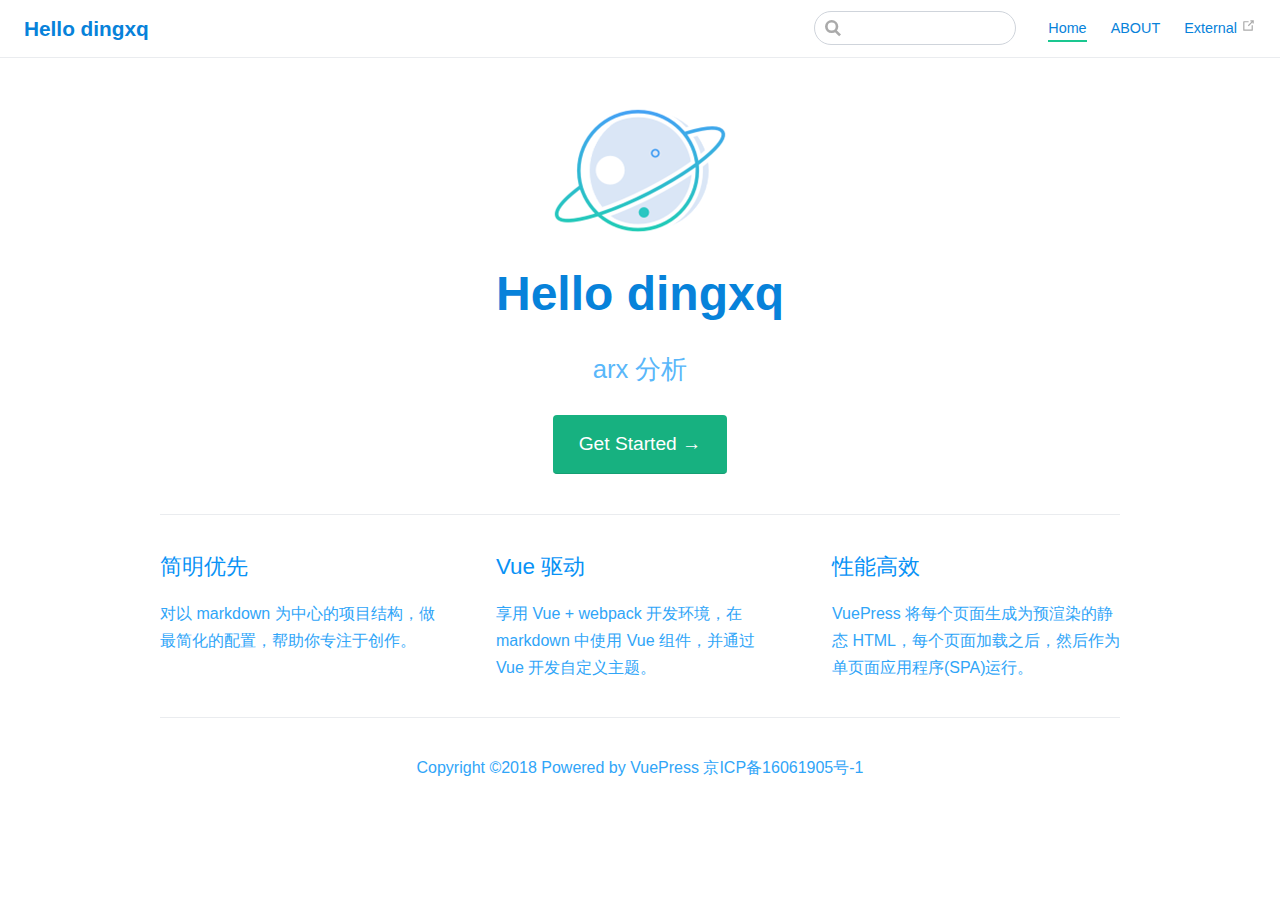
<file: index.html>
<!DOCTYPE html>
<html lang="en-US">
  <head>
    <meta charset="utf-8">
    <meta name="viewport" content="width=device-width,initial-scale=1">
    <title>Hello dingxq</title>
    <meta name="description" content="arx 分析">
    <link rel="icon" href="/favicon.ico">
    
    <link rel="preload" href="/assets/css/2.styles.99fff53e.css" as="style"><link rel="preload" href="/assets/js/app.862aaabd.js" as="script"><link rel="preload" href="/assets/js/1.1497dc71.js" as="script"><link rel="prefetch" href="/assets/js/0.21bf38e5.js">
    <link rel="stylesheet" href="/assets/css/2.styles.99fff53e.css">
  </head>
  <body>
    <div id="app" data-server-rendered="true"><div class="theme-container no-sidebar"><header class="navbar"><div class="sidebar-button"><svg xmlns="http://www.w3.org/2000/svg" aria-hidden="true" role="img" viewBox="0 0 448 512" class="icon"><path fill="currentColor" d="M436 124H12c-6.627 0-12-5.373-12-12V80c0-6.627 5.373-12 12-12h424c6.627 0 12 5.373 12 12v32c0 6.627-5.373 12-12 12zm0 160H12c-6.627 0-12-5.373-12-12v-32c0-6.627 5.373-12 12-12h424c6.627 0 12 5.373 12 12v32c0 6.627-5.373 12-12 12zm0 160H12c-6.627 0-12-5.373-12-12v-32c0-6.627 5.373-12 12-12h424c6.627 0 12 5.373 12 12v32c0 6.627-5.373 12-12 12z"></path></svg></div><a href="/" class="home-link router-link-exact-active router-link-active"><!----><span class="site-name">
      Hello dingxq
    </span></a><div class="links"><div class="search-box"><input aria-label="Search" autocomplete="off" spellcheck="false" value=""><!----></div><nav class="nav-links can-hide"><div class="nav-item"><a href="/" class="nav-link router-link-exact-active router-link-active">Home</a></div><div class="nav-item"><a href="/about.html" class="nav-link">ABOUT</a></div><div class="nav-item"><a href="https://google.com" target="_blank" rel="noopener noreferrer" class="nav-link external">
  External
  <svg xmlns="http://www.w3.org/2000/svg" aria-hidden="true" x="0px" y="0px" viewBox="0 0 100 100" width="15" height="15" class="icon outbound"><path fill="currentColor" d="M18.8,85.1h56l0,0c2.2,0,4-1.8,4-4v-32h-8v28h-48v-48h28v-8h-32l0,0c-2.2,0-4,1.8-4,4v56C14.8,83.3,16.6,85.1,18.8,85.1z"></path><polygon fill="currentColor" points="45.7,48.7 51.3,54.3 77.2,28.5 77.2,37.2 85.2,37.2 85.2,14.9 62.8,14.9 62.8,22.9 71.5,22.9"></polygon></svg></a></div><!----></nav></div></header><div class="sidebar-mask"></div><div class="sidebar"><nav class="nav-links"><div class="nav-item"><a href="/" class="nav-link router-link-exact-active router-link-active">Home</a></div><div class="nav-item"><a href="/about.html" class="nav-link">ABOUT</a></div><div class="nav-item"><a href="https://google.com" target="_blank" rel="noopener noreferrer" class="nav-link external">
  External
  <svg xmlns="http://www.w3.org/2000/svg" aria-hidden="true" x="0px" y="0px" viewBox="0 0 100 100" width="15" height="15" class="icon outbound"><path fill="currentColor" d="M18.8,85.1h56l0,0c2.2,0,4-1.8,4-4v-32h-8v28h-48v-48h28v-8h-32l0,0c-2.2,0-4,1.8-4,4v56C14.8,83.3,16.6,85.1,18.8,85.1z"></path><polygon fill="currentColor" points="45.7,48.7 51.3,54.3 77.2,28.5 77.2,37.2 85.2,37.2 85.2,14.9 62.8,14.9 62.8,22.9 71.5,22.9"></polygon></svg></a></div><!----></nav><ul class="sidebar-links"><li><div class="sidebar-group first"><p class="sidebar-heading open"><span>Home</span><!----></p><ul class="sidebar-group-items"></ul></div></li></ul></div><div class="home"><div class="hero"><img src="/mac_search.png" alt="hero"><h1>Hello dingxq</h1><p class="description">
      arx 分析
    </p><p class="action"><a href="/about.html" class="nav-link action-button">Get Started →</a></p></div><div class="features"><div class="feature"><h2>简明优先</h2><p>对以 markdown 为中心的项目结构，做最简化的配置，帮助你专注于创作。</p></div><div class="feature"><h2>Vue 驱动</h2><p>享用 Vue + webpack 开发环境，在 markdown 中使用 Vue 组件，并通过 Vue 开发自定义主题。</p></div><div class="feature"><h2>性能高效</h2><p>VuePress 将每个页面生成为预渲染的静态 HTML，每个页面加载之后，然后作为单页面应用程序(SPA)运行。</p></div></div><div class="content custom"></div><div class="footer">
    Copyright ©2018 Powered by VuePress 京ICP备16061905号-1
  </div></div></div></div>
    <script src="/assets/js/1.1497dc71.js" defer></script><script src="/assets/js/app.862aaabd.js" defer></script>
  </body>
</html>
</file>
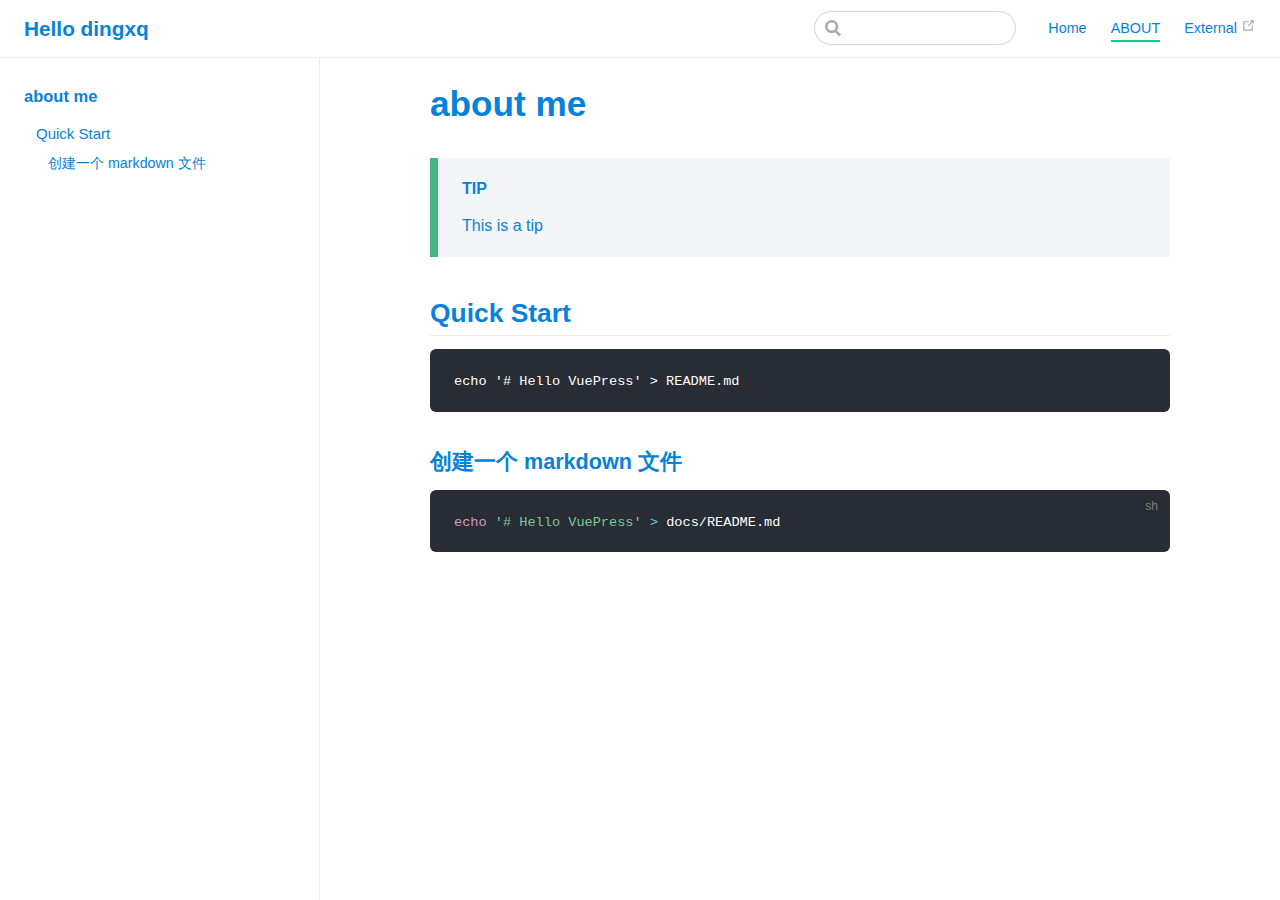
<file: about.html>
<!DOCTYPE html>
<html lang="en-US">
  <head>
    <meta charset="utf-8">
    <meta name="viewport" content="width=device-width,initial-scale=1">
    <title>about me | Hello dingxq</title>
    <meta name="description" content="arx 分析">
    <link rel="icon" href="/favicon.ico">
    
    <link rel="preload" href="/assets/css/2.styles.99fff53e.css" as="style"><link rel="preload" href="/assets/js/app.862aaabd.js" as="script"><link rel="preload" href="/assets/js/0.21bf38e5.js" as="script"><link rel="prefetch" href="/assets/js/1.1497dc71.js">
    <link rel="stylesheet" href="/assets/css/2.styles.99fff53e.css">
  </head>
  <body>
    <div id="app" data-server-rendered="true"><div class="theme-container"><header class="navbar"><div class="sidebar-button"><svg xmlns="http://www.w3.org/2000/svg" aria-hidden="true" role="img" viewBox="0 0 448 512" class="icon"><path fill="currentColor" d="M436 124H12c-6.627 0-12-5.373-12-12V80c0-6.627 5.373-12 12-12h424c6.627 0 12 5.373 12 12v32c0 6.627-5.373 12-12 12zm0 160H12c-6.627 0-12-5.373-12-12v-32c0-6.627 5.373-12 12-12h424c6.627 0 12 5.373 12 12v32c0 6.627-5.373 12-12 12zm0 160H12c-6.627 0-12-5.373-12-12v-32c0-6.627 5.373-12 12-12h424c6.627 0 12 5.373 12 12v32c0 6.627-5.373 12-12 12z"></path></svg></div><a href="/" class="home-link router-link-active"><!----><span class="site-name">
      Hello dingxq
    </span></a><div class="links"><div class="search-box"><input aria-label="Search" autocomplete="off" spellcheck="false" value=""><!----></div><nav class="nav-links can-hide"><div class="nav-item"><a href="/" class="nav-link">Home</a></div><div class="nav-item"><a href="/about.html" class="nav-link router-link-exact-active router-link-active">ABOUT</a></div><div class="nav-item"><a href="https://google.com" target="_blank" rel="noopener noreferrer" class="nav-link external">
  External
  <svg xmlns="http://www.w3.org/2000/svg" aria-hidden="true" x="0px" y="0px" viewBox="0 0 100 100" width="15" height="15" class="icon outbound"><path fill="currentColor" d="M18.8,85.1h56l0,0c2.2,0,4-1.8,4-4v-32h-8v28h-48v-48h28v-8h-32l0,0c-2.2,0-4,1.8-4,4v56C14.8,83.3,16.6,85.1,18.8,85.1z"></path><polygon fill="currentColor" points="45.7,48.7 51.3,54.3 77.2,28.5 77.2,37.2 85.2,37.2 85.2,14.9 62.8,14.9 62.8,22.9 71.5,22.9"></polygon></svg></a></div><!----></nav></div></header><div class="sidebar-mask"></div><div class="sidebar"><nav class="nav-links"><div class="nav-item"><a href="/" class="nav-link">Home</a></div><div class="nav-item"><a href="/about.html" class="nav-link router-link-exact-active router-link-active">ABOUT</a></div><div class="nav-item"><a href="https://google.com" target="_blank" rel="noopener noreferrer" class="nav-link external">
  External
  <svg xmlns="http://www.w3.org/2000/svg" aria-hidden="true" x="0px" y="0px" viewBox="0 0 100 100" width="15" height="15" class="icon outbound"><path fill="currentColor" d="M18.8,85.1h56l0,0c2.2,0,4-1.8,4-4v-32h-8v28h-48v-48h28v-8h-32l0,0c-2.2,0-4,1.8-4,4v56C14.8,83.3,16.6,85.1,18.8,85.1z"></path><polygon fill="currentColor" points="45.7,48.7 51.3,54.3 77.2,28.5 77.2,37.2 85.2,37.2 85.2,14.9 62.8,14.9 62.8,22.9 71.5,22.9"></polygon></svg></a></div><!----></nav><ul class="sidebar-links"><li><div class="sidebar-group first"><p class="sidebar-heading open"><span>about me</span><!----></p><ul class="sidebar-group-items"><li><a href="/about.html#quick-start" class="sidebar-link">Quick Start</a><ul class="sidebar-sub-headers"><li class="sidebar-sub-header"><a href="/about.html#创建一个-markdown-文件" class="sidebar-link">创建一个 markdown 文件</a></li></ul></li></ul></div></li></ul></div><div class="page"><div class="content"><h1 id="about-me"><a href="#about-me" aria-hidden="true" class="header-anchor">#</a> about me</h1><div class="tip custom-block"><p class="custom-block-title">TIP</p><p>This is a tip</p></div><h2 id="quick-start"><a href="#quick-start" aria-hidden="true" class="header-anchor">#</a> Quick Start</h2><div class="language- extra-class"><pre class="language-text"><code>echo '# Hello VuePress' &gt; README.md
</code></pre></div><h3 id="创建一个-markdown-文件"><a href="#创建一个-markdown-文件" aria-hidden="true" class="header-anchor">#</a> 创建一个 markdown 文件</h3><div class="language-bash extra-class"><pre class="language-bash"><code><span class="token keyword">echo</span> <span class="token string">'# Hello VuePress'</span> <span class="token operator">&gt;</span> docs/README.md
</code></pre></div></div><div class="page-edit"><!----><!----></div><!----></div></div></div>
    <script src="/assets/js/0.21bf38e5.js" defer></script><script src="/assets/js/app.862aaabd.js" defer></script>
  </body>
</html>
</file>
<file: assets/css/2.styles.99fff53e.css>
.home{padding:3.6rem 2rem 0;max-width:960px;margin:0 auto}.home .hero{text-align:center}.home .hero img{max-height:280px;display:block;margin:3rem auto 1.5rem}.home .hero h1{font-size:3rem}.home .hero .action,.home .hero .description,.home .hero h1{margin:1.8rem auto}.home .hero .description{max-width:35rem;font-size:1.6rem;line-height:1.3;color:#59b7fa}.home .hero .action-button{display:inline-block;font-size:1.2rem;color:#fff;background-color:#17b180;padding:.8rem 1.6rem;border-radius:4px;transition:background-color .1s ease;box-sizing:border-box;border-bottom:1px solid #159f73}.home .hero .action-button:hover{background-color:#1bcc94}.home .features{border-top:1px solid #eaecef;padding:1.2rem 0;margin-top:2.5rem;display:flex;flex-wrap:wrap;align-items:flex-start;align-content:stretch;justify-content:space-between}.home .feature{flex-grow:1;flex-basis:30%;max-width:30%}.home .feature h2{font-size:1.4rem;font-weight:500;border-bottom:none;padding-bottom:0;color:#0892f6}.home .feature p{color:#30a5f8}.home .footer{padding:2.5rem;border-top:1px solid #eaecef;text-align:center;color:#30a5f8}@media (max-width:719px){.home .features{flex-direction:column}.home .feature{max-width:100%;padding:0 2.5rem}}@media (max-width:419px){.home{padding-left:1.5rem;padding-right:1.5rem}.home .hero img{max-height:210px;margin:2rem auto 1.2rem}.home .hero h1{font-size:2rem}.home .hero .action,.home .hero .description,.home .hero h1{margin:1.2rem auto}.home .hero .description{font-size:1.2rem}.home .hero .action-button{font-size:1rem;padding:.6rem 1.2rem}.home .feature h2{font-size:1.25rem}}.sidebar-button{display:none;width:1.25rem;height:1.25rem;position:absolute;padding:.6rem;top:.6rem;left:1rem}.sidebar-button .icon{display:block;width:1.25rem;height:1.25rem}@media (max-width:719px){.sidebar-button{display:block}}.search-box{display:inline-block;position:relative;margin-right:.5rem}.search-box input{cursor:text;width:10rem;color:#30a5f8;display:inline-block;border:1px solid #cfd4db;border-radius:2rem;font-size:.9rem;line-height:2rem;padding:0 .5rem 0 2rem;outline:none;transition:all .2s ease;background:#fff url(/assets/img/search.83621669.svg) .6rem .5rem no-repeat;background-size:1rem}.search-box input:focus{cursor:auto;border-color:#17b180}.search-box .suggestions{background:#fff;width:20rem;position:absolute;top:1.5rem;border:1px solid #cfd4db;border-radius:6px;padding:.4rem;list-style-type:none}.search-box .suggestions.align-right{right:0}.search-box .suggestion{line-height:1.4;padding:.4rem .6rem;border-radius:4px;cursor:pointer}.search-box .suggestion a{color:#4cb1f9}.search-box .suggestion a .page-title{font-weight:600}.search-box .suggestion a .header{font-size:.9em;margin-left:.25em}.search-box .suggestion.focused{background-color:#f3f4f5}.search-box .suggestion.focused a{color:#17b180}@media (max-width:959px){.search-box input{cursor:pointer;width:0;border-color:transparent;position:relative;left:1rem}.search-box input:focus{cursor:text;left:0;width:10rem}}@media (max-width:959px) and (min-width:719px){.search-box .suggestions{left:0}}@media (max-width:719px){.search-box{margin-right:0}.search-box .suggestions{right:0}}@media (max-width:419px){.search-box .suggestions{width:calc(100vw - 4rem)}.search-box input:focus{width:8rem}}.dropdown-enter,.dropdown-leave-to{height:0!important}.dropdown-wrapper .dropdown-title{display:block}.dropdown-wrapper .dropdown-title:hover{border-color:transparent}.dropdown-wrapper .dropdown-title .arrow{vertical-align:middle;margin-top:-1px;margin-left:.4rem}.dropdown-wrapper .nav-dropdown .dropdown-item{color:inherit;line-height:1.7rem}.dropdown-wrapper .nav-dropdown .dropdown-item h4{margin:.45rem 0 0;border-top:1px solid #eee;padding:.45rem 1.5rem 0 1.25rem}.dropdown-wrapper .nav-dropdown .dropdown-item .dropdown-subitem-wrapper{padding:0;list-style:none}.dropdown-wrapper .nav-dropdown .dropdown-item .dropdown-subitem-wrapper .dropdown-subitem{font-size:.9em}.dropdown-wrapper .nav-dropdown .dropdown-item a{display:block;line-height:1.7rem;position:relative;border-bottom:none;font-weight:400;margin-bottom:0;padding:0 1.5rem 0 1.25rem}.dropdown-wrapper .nav-dropdown .dropdown-item a.router-link-active,.dropdown-wrapper .nav-dropdown .dropdown-item a:hover{color:#17b180}.dropdown-wrapper .nav-dropdown .dropdown-item a.router-link-active:after{content:"";width:0;height:0;border-left:5px solid #17b180;border-top:3px solid transparent;border-bottom:3px solid transparent;position:absolute;top:calc(50% - 2px);left:9px}.dropdown-wrapper .nav-dropdown .dropdown-item:first-child h4{margin-top:0;padding-top:0;border-top:0}@media (max-width:719px){.dropdown-wrapper.open .dropdown-title{margin-bottom:.5rem}.dropdown-wrapper .nav-dropdown{transition:height .1s ease-out;overflow:hidden}.dropdown-wrapper .nav-dropdown .dropdown-item h4{border-top:0;margin-top:0;padding-top:0}.dropdown-wrapper .nav-dropdown .dropdown-item>a,.dropdown-wrapper .nav-dropdown .dropdown-item h4{font-size:15px;line-height:2rem}.dropdown-wrapper .nav-dropdown .dropdown-item .dropdown-subitem{font-size:14px;padding-left:1rem}}@media (min-width:719px){.dropdown-wrapper{height:1.8rem}.dropdown-wrapper:hover .nav-dropdown{display:block!important}.dropdown-wrapper .dropdown-title .arrow{border-left:4px solid transparent;border-right:4px solid transparent;border-top:6px solid #ccc;border-bottom:0}.dropdown-wrapper .nav-dropdown{display:none;height:auto!important;box-sizing:border-box;max-height:calc(100vh - 2.7rem);overflow-y:auto;position:absolute;top:100%;right:0;background-color:#fff;padding:.6rem 0;border:1px solid #ddd;border-bottom-color:#ccc;text-align:left;border-radius:.25rem;white-space:nowrap;margin:0}}.nav-links{display:inline-block}.nav-links a{line-height:1.4rem;color:inherit}.nav-links a.router-link-active,.nav-links a:hover{color:#17b180}.nav-links .nav-item{cursor:pointer;position:relative;display:inline-block;margin-left:1.5rem;line-height:2rem}.nav-links .repo-link{margin-left:1.5rem}@media (max-width:719px){.nav-links .nav-item,.nav-links .repo-link{margin-left:0}}@media (min-width:719px){.nav-links a.router-link-active,.nav-links a:hover{color:#0782da}.nav-item>a:not(.external).router-link-active,.nav-item>a:not(.external):hover{margin-bottom:-2px;border-bottom:2px solid #1ac790}}.navbar{padding:.7rem 1.5rem;line-height:2.2rem;position:relative}.navbar a,.navbar img,.navbar span{display:inline-block}.navbar .logo{height:2.2rem;min-width:2.2rem;margin-right:.8rem;vertical-align:top}.navbar .site-name{font-size:1.3rem;font-weight:600;color:#0782da;position:relative}.navbar .links{font-size:.9rem;position:absolute;right:1.5rem;top:.7rem}@media (max-width:719px){.navbar{padding-left:4rem}.navbar .can-hide{display:none}}.page-edit,.page-nav{max-width:740px;margin:0 auto;padding:2rem 2.5rem}@media (max-width:959px){.page-edit,.page-nav{padding:2rem}}@media (max-width:419px){.page-edit,.page-nav{padding:1.5rem}}.page{padding-bottom:2rem}.page-edit{padding-top:1rem;padding-bottom:1rem;overflow:auto}.page-edit .edit-link{display:inline-block}.page-edit .edit-link a{color:#30a5f8;margin-right:.25rem}.page-edit .last-updated{float:right;font-size:.9em}.page-edit .last-updated .prefix{font-weight:500;color:#30a5f8}.page-edit .last-updated .time{font-weight:400;color:#aaa}.page-nav{padding-top:1rem;padding-bottom:0}.page-nav .inner{min-height:2rem;margin-top:0;border-top:1px solid #eaecef;padding-top:1rem;overflow:auto}.page-nav .next{float:right}@media (max-width:719px){.page-edit .edit-link{margin-bottom:.5rem}.page-edit .last-updated{font-size:.8em;float:none;text-align:left}}.sidebar .sidebar-sub-headers{padding-left:1rem;font-size:.95em}a.sidebar-link{font-weight:400;display:inline-block;color:#0782da;border-left:.25rem solid transparent;padding:.35rem 1rem .35rem 1.25rem;line-height:1.4;width:100%;box-sizing:border-box}a.sidebar-link:hover{color:#17b180}a.sidebar-link.active{font-weight:600;color:#17b180;border-left-color:#17b180}.sidebar-group a.sidebar-link{padding-left:2rem}.sidebar-sub-headers a.sidebar-link{padding-top:.25rem;padding-bottom:.25rem;border-left:none}.sidebar-sub-headers a.sidebar-link.active{font-weight:500}.sidebar-group:not(.first){margin-top:1em}.sidebar-group .sidebar-group{padding-left:.5em}.sidebar-group:not(.collapsable) .sidebar-heading{cursor:auto;color:inherit}.sidebar-heading{color:#999;transition:color .15s ease;cursor:pointer;font-size:1.1em;font-weight:700;padding:0 1.5rem;margin-top:0;margin-bottom:.5rem}.sidebar-heading.open,.sidebar-heading:hover{color:inherit}.sidebar-heading .arrow{position:relative;top:-.12em;left:.5em}.sidebar-heading:.open .arrow{top:-.18em}.sidebar-group-items{transition:height .1s ease-out;overflow:hidden}.sidebar ul{padding:0;margin:0;list-style-type:none}.sidebar a{display:inline-block}.sidebar .nav-links{display:none;border-bottom:1px solid #eaecef;padding:.5rem 0 .75rem 0}.sidebar .nav-links a{font-weight:600}.sidebar .nav-links .nav-item,.sidebar .nav-links .repo-link{display:block;line-height:1.25rem;font-size:1.1em;padding:.5rem 0 .5rem 1.5rem}.sidebar .sidebar-links{padding:1.5rem 0}@media (max-width:719px){.sidebar .nav-links{display:block}.sidebar .nav-links .dropdown-wrapper .nav-dropdown .dropdown-item a.router-link-active:after{top:calc(1rem - 2px)}.sidebar .sidebar-links{padding:1rem 0}}code[class*=language-],pre[class*=language-]{color:#ccc;background:none;font-family:Consolas,Monaco,Andale Mono,Ubuntu Mono,monospace;text-align:left;white-space:pre;word-spacing:normal;word-break:normal;word-wrap:normal;line-height:1.5;-moz-tab-size:4;-o-tab-size:4;tab-size:4;-webkit-hyphens:none;-ms-hyphens:none;hyphens:none}pre[class*=language-]{padding:1em;margin:.5em 0;overflow:auto}:not(pre)>code[class*=language-],pre[class*=language-]{background:#2d2d2d}:not(pre)>code[class*=language-]{padding:.1em;border-radius:.3em;white-space:normal}.token.block-comment,.token.cdata,.token.comment,.token.doctype,.token.prolog{color:#999}.token.punctuation{color:#ccc}.token.attr-name,.token.deleted,.token.namespace,.token.tag{color:#e2777a}.token.function-name{color:#6196cc}.token.boolean,.token.function,.token.number{color:#f08d49}.token.class-name,.token.constant,.token.property,.token.symbol{color:#f8c555}.token.atrule,.token.builtin,.token.important,.token.keyword,.token.selector{color:#cc99cd}.token.attr-value,.token.char,.token.regex,.token.string,.token.variable{color:#7ec699}.token.entity,.token.operator,.token.url{color:#67cdcc}.token.bold,.token.important{font-weight:700}.token.italic{font-style:italic}.token.entity{cursor:help}.token.inserted{color:green}#nprogress{pointer-events:none}#nprogress .bar{background:#17b180;position:fixed;z-index:1031;top:0;left:0;width:100%;height:2px}#nprogress .peg{display:block;position:absolute;right:0;width:100px;height:100%;box-shadow:0 0 10px #17b180,0 0 5px #17b180;opacity:1;transform:rotate(3deg) translateY(-4px)}#nprogress .spinner{display:block;position:fixed;z-index:1031;top:15px;right:15px}#nprogress .spinner-icon{width:18px;height:18px;box-sizing:border-box;border:2px solid transparent;border-top-color:#17b180;border-left-color:#17b180;border-radius:50%;animation:nprogress-spinner .4s linear infinite}.nprogress-custom-parent{overflow:hidden;position:relative}.nprogress-custom-parent #nprogress .bar,.nprogress-custom-parent #nprogress .spinner{position:absolute}@keyframes nprogress-spinner{0%{transform:rotate(0deg)}to{transform:rotate(1turn)}}.content code{color:#229ff8;padding:.25rem .5rem;margin:0;font-size:.85em;background-color:rgba(27,31,35,.05);border-radius:3px}.content pre,.content pre[class*=language-]{line-height:1.4;padding:1.25rem 1.5rem;margin:.85rem 0;background:transparent;overflow:auto}.content pre[class*=language-] code,.content pre code{color:#fff;padding:0;background-color:transparent;border-radius:0}div[class*=language-]{position:relative;background-color:#282c34;border-radius:6px}div[class*=language-] .highlight-lines{-webkit-user-select:none;-moz-user-select:none;-ms-user-select:none;user-select:none;padding-top:1.3rem;position:absolute;top:0;left:0;width:100%;line-height:1.4}div[class*=language-] .highlight-lines .highlighted{background-color:rgba(0,0,0,.66)}div[class*=language-] pre{position:relative;z-index:1}div[class*=language-]:before{position:absolute;z-index:3;top:.8em;right:1em;font-size:.75rem;color:hsla(0,0%,100%,.4)}div[class*=language-]:not(.line-numbers-mode) .line-numbers-wrapper{display:none}div[class*=language-].line-numbers-mode .highlight-lines .highlighted{position:relative}div[class*=language-].line-numbers-mode .highlight-lines .highlighted:before{content:" ";position:absolute;z-index:3;left:0;top:0;display:block;width:3.5rem;height:100%;background-color:rgba(0,0,0,.66)}div[class*=language-].line-numbers-mode pre{padding-left:4.5rem;vertical-align:middle}div[class*=language-].line-numbers-mode .line-numbers-wrapper{position:absolute;top:0;width:3.5rem;text-align:center;color:hsla(0,0%,100%,.3);padding:1.25rem 0;line-height:1.4}div[class*=language-].line-numbers-mode .line-numbers-wrapper .line-number,div[class*=language-].line-numbers-mode .line-numbers-wrapper br{-webkit-user-select:none;-moz-user-select:none;-ms-user-select:none;user-select:none}div[class*=language-].line-numbers-mode .line-numbers-wrapper .line-number{position:relative;z-index:4;font-size:.85em}div[class*=language-].line-numbers-mode:after{content:"";position:absolute;z-index:2;top:0;left:0;width:3.5rem;height:100%;border-radius:6px 0 0 6px;border-right:1px solid rgba(0,0,0,.66);background-color:#282c34}div[class~=language-js]:before{content:"js"}div[class~=language-ts]:before{content:"ts"}div[class~=language-html]:before{content:"html"}div[class~=language-md]:before{content:"md"}div[class~=language-vue]:before{content:"vue"}div[class~=language-css]:before{content:"css"}div[class~=language-sass]:before{content:"sass"}div[class~=language-scss]:before{content:"scss"}div[class~=language-less]:before{content:"less"}div[class~=language-stylus]:before{content:"stylus"}div[class~=language-go]:before{content:"go"}div[class~=language-java]:before{content:"java"}div[class~=language-c]:before{content:"c"}div[class~=language-sh]:before{content:"sh"}div[class~=language-yaml]:before{content:"yaml"}div[class~=language-javascript]:before{content:"js"}div[class~=language-typescript]:before{content:"ts"}div[class~=language-markup]:before{content:"html"}div[class~=language-markdown]:before{content:"md"}div[class~=language-json]:before{content:"json"}div[class~=language-ruby]:before{content:"rb"}div[class~=language-python]:before{content:"py"}div[class~=language-bash]:before{content:"sh"}.custom-block .custom-block-title{font-weight:600;margin-bottom:-.4rem}.custom-block.danger,.custom-block.tip,.custom-block.warning{padding:.1rem 1.5rem;border-left-width:.5rem;border-left-style:solid;margin:1rem 0}.custom-block.tip{background-color:#f3f5f7;border-color:#42b983}.custom-block.warning{background-color:rgba(255,229,100,.3);border-color:#e7c000;color:#6b5900}.custom-block.warning .custom-block-title{color:#b29400}.custom-block.warning a{color:#0782da}.custom-block.danger{background-color:#ffe6e6;border-color:#c00;color:#4d0000}.custom-block.danger .custom-block-title{color:#900}.custom-block.danger a{color:#0782da}.arrow{display:inline-block;width:0;height:0}.arrow.up{border-bottom:6px solid #ccc}.arrow.down,.arrow.up{border-left:4px solid transparent;border-right:4px solid transparent}.arrow.down{border-top:6px solid #ccc}.arrow.right{border-left:6px solid #ccc}.arrow.left,.arrow.right{border-top:4px solid transparent;border-bottom:4px solid transparent}.arrow.left{border-right:6px solid #ccc}.content:not(.custom){max-width:740px;margin:0 auto;padding:2rem 2.5rem}@media (max-width:959px){.content:not(.custom){padding:2rem}}@media (max-width:419px){.content:not(.custom){padding:1.5rem}}.table-of-contents .badge{vertical-align:middle}body,html{padding:0;margin:0}body{font-family:-apple-system,BlinkMacSystemFont,Segoe UI,Roboto,Oxygen,Ubuntu,Cantarell,Fira Sans,Droid Sans,Helvetica Neue,sans-serif;-webkit-font-smoothing:antialiased;-moz-osx-font-smoothing:grayscale;font-size:16px;color:#0782da}.page{padding-left:20rem}.navbar{z-index:20;right:0;height:3.6rem;background-color:#fff;box-sizing:border-box;border-bottom:1px solid #eaecef}.navbar,.sidebar-mask{position:fixed;top:0;left:0}.sidebar-mask{z-index:9;width:100vw;height:100vh;display:none}.sidebar{font-size:15px;background-color:#fff;width:20rem;position:fixed;z-index:10;margin:0;top:3.6rem;left:0;bottom:0;box-sizing:border-box;border-right:1px solid #eaecef;overflow-y:auto}.content:not(.custom)>:first-child{margin-top:3.6rem}.content:not(.custom) a:hover{text-decoration:underline}.content:not(.custom) p.demo{padding:1rem 1.5rem;border:1px solid #ddd;border-radius:4px}.content:not(.custom) img{max-width:100%}.content.custom{padding:0;margin:0}.content.custom img{max-width:100%}a{font-weight:500;text-decoration:none}a,p a code{color:#17b180}p a code{font-weight:400}kbd{background:#eee;border:.15rem solid #ddd;border-bottom:.25rem solid #ddd;border-radius:.15rem;padding:0 .15em}blockquote{font-size:1.2rem;color:#999;border-left:.25rem solid #dfe2e5;margin-left:0;padding-left:1rem}ol,ul{padding-left:1.2em}strong{font-weight:600}h1,h2,h3,h4,h5,h6{font-weight:600;line-height:1.25}.content:not(.custom)>h1,.content:not(.custom)>h2,.content:not(.custom)>h3,.content:not(.custom)>h4,.content:not(.custom)>h5,.content:not(.custom)>h6{margin-top:-3.1rem;padding-top:4.6rem;margin-bottom:0}.content:not(.custom)>h1:first-child,.content:not(.custom)>h2:first-child,.content:not(.custom)>h3:first-child,.content:not(.custom)>h4:first-child,.content:not(.custom)>h5:first-child,.content:not(.custom)>h6:first-child{margin-top:-1.5rem;margin-bottom:1rem}.content:not(.custom)>h1:first-child+.custom-block,.content:not(.custom)>h1:first-child+p,.content:not(.custom)>h1:first-child+pre,.content:not(.custom)>h2:first-child+.custom-block,.content:not(.custom)>h2:first-child+p,.content:not(.custom)>h2:first-child+pre,.content:not(.custom)>h3:first-child+.custom-block,.content:not(.custom)>h3:first-child+p,.content:not(.custom)>h3:first-child+pre,.content:not(.custom)>h4:first-child+.custom-block,.content:not(.custom)>h4:first-child+p,.content:not(.custom)>h4:first-child+pre,.content:not(.custom)>h5:first-child+.custom-block,.content:not(.custom)>h5:first-child+p,.content:not(.custom)>h5:first-child+pre,.content:not(.custom)>h6:first-child+.custom-block,.content:not(.custom)>h6:first-child+p,.content:not(.custom)>h6:first-child+pre{margin-top:2rem}h1:hover .header-anchor,h2:hover .header-anchor,h3:hover .header-anchor,h4:hover .header-anchor,h5:hover .header-anchor,h6:hover .header-anchor{opacity:1}h1{font-size:2.2rem}h2{font-size:1.65rem;padding-bottom:.3rem;border-bottom:1px solid #eaecef}h3{font-size:1.35rem}a.header-anchor{font-size:.85em;float:left;margin-left:-.87em;padding-right:.23em;margin-top:.125em;opacity:0}a.header-anchor:hover{text-decoration:none}.line-number,code,kbd{font-family:source-code-pro,Menlo,Monaco,Consolas,Courier New,monospace}ol,p,ul{line-height:1.7}hr{border:0;border-top:1px solid #eaecef}table{border-collapse:collapse;margin:1rem 0;display:block;overflow-x:auto}tr{border-top:1px solid #dfe2e5}tr:nth-child(2n){background-color:#f6f8fa}td,th{border:1px solid #dfe2e5;padding:.6em 1em}.custom-layout{padding-top:3.6rem}.theme-container.sidebar-open .sidebar-mask{display:block}.theme-container.no-navbar .content:not(.custom)>h1,.theme-container.no-navbar h2,.theme-container.no-navbar h3,.theme-container.no-navbar h4,.theme-container.no-navbar h5,.theme-container.no-navbar h6{margin-top:1.5rem;padding-top:0}.theme-container.no-navbar .sidebar{top:0}.theme-container.no-navbar .custom-layout{padding-top:0}@media (min-width:720px){.theme-container.no-sidebar .sidebar{display:none}.theme-container.no-sidebar .page{padding-left:0}}@media (max-width:959px){.sidebar{font-size:15px;width:16.4rem}.page{padding-left:16.4rem}}@media (max-width:719px){.sidebar{top:0;padding-top:3.6rem;transform:translateX(-100%);transition:transform .2s ease}.page{padding-left:0}.theme-container.sidebar-open .sidebar{transform:translateX(0)}.theme-container.no-navbar .sidebar{padding-top:0}}@media (max-width:419px){h1{font-size:1.9rem}.content div[class*=language-]{margin:.85rem -1.5rem;border-radius:0}}.icon.outbound{color:#aaa;display:inline-block}.badge{display:inline-block;font-size:14px;height:18px;line-height:18px;border-radius:3px;padding:0 6px;color:#fff;margin-right:5px;background-color:#42b983}.badge.middle{vertical-align:middle}.badge.top{vertical-align:top}.badge.green,.badge.tip{background-color:#42b983}.badge.error{background-color:#da5961}.badge.warn,.badge.warning,.badge.yellow{background-color:#e7c000}
</file>
